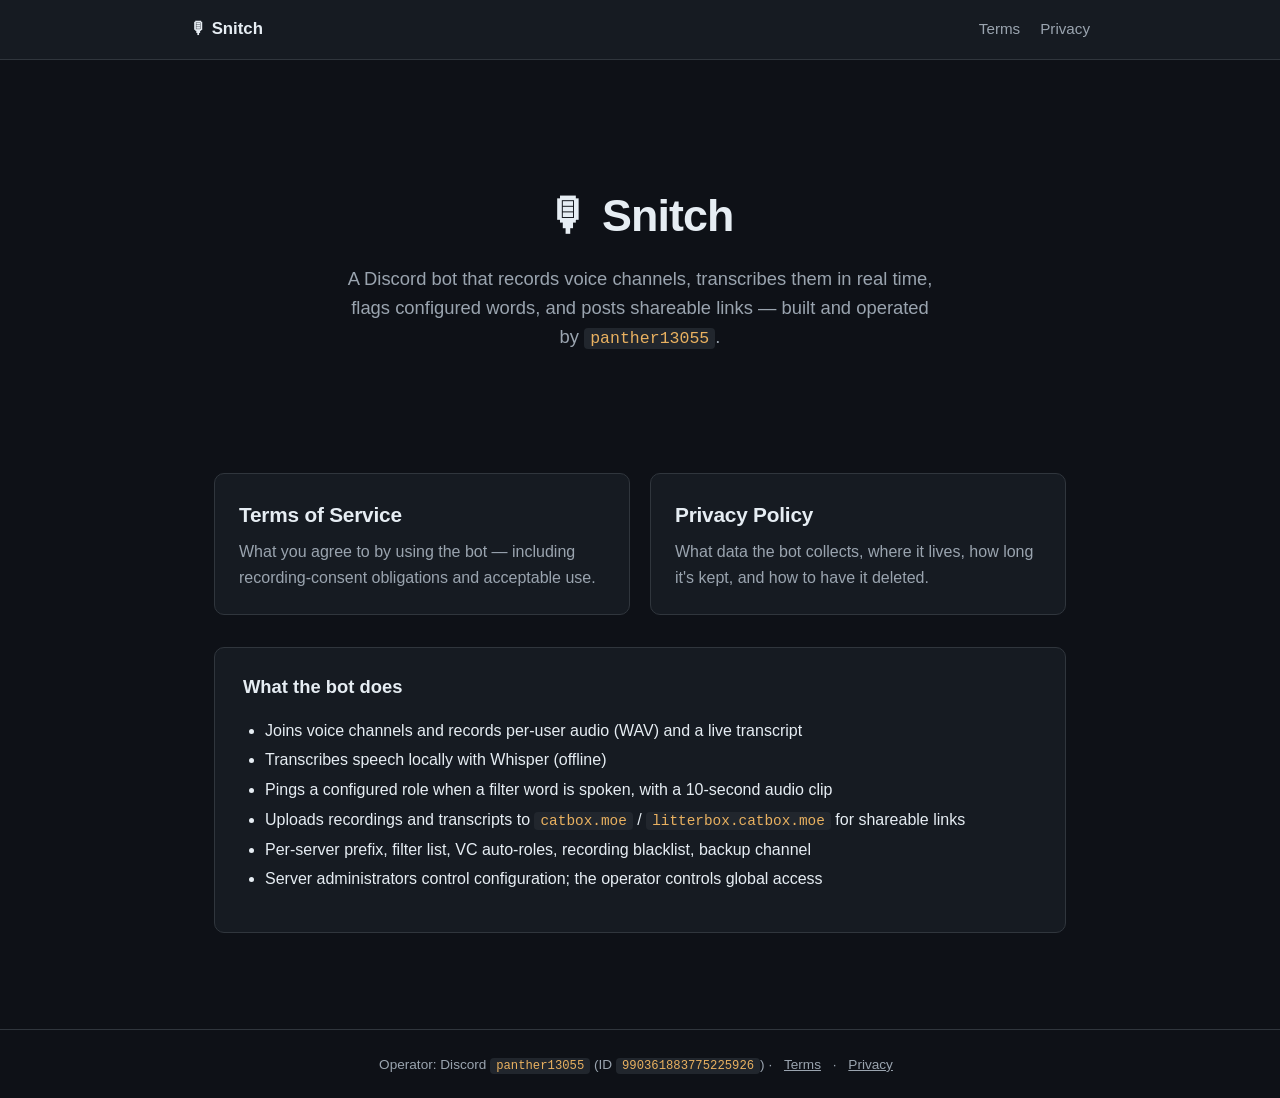
<file: index.html>
<!doctype html>
<html lang="en">
<head>
<meta charset="utf-8">
<meta name="viewport" content="width=device-width, initial-scale=1">
<title>Snitch</title>
<meta name="description" content="A Discord voice-recording bot with live transcription, filter-word alerts, per-server config, and shareable links.">
<link rel="stylesheet" href="style.css">
</head>
<body>
<header>
  <div class="inner">
    <a class="logo" href="index.html">🎙 Snitch</a>
    <nav>
      <a href="terms.html">Terms</a>
      <a href="privacy.html">Privacy</a>
    </nav>
  </div>
</header>
<main>
  <section class="hero">
    <h1>🎙 Snitch</h1>
    <p class="tagline">
      A Discord bot that records voice channels, transcribes them in real time,
      flags configured words, and posts shareable links — built and operated by
      <code>panther13055</code>.
    </p>
  </section>

  <div class="card-grid">
    <a class="card" href="terms.html">
      <h2>Terms of Service</h2>
      <p>What you agree to by using the bot — including recording-consent obligations and acceptable use.</p>
    </a>
    <a class="card" href="privacy.html">
      <h2>Privacy Policy</h2>
      <p>What data the bot collects, where it lives, how long it's kept, and how to have it deleted.</p>
    </a>
  </div>

  <div class="feature-list">
    <h3>What the bot does</h3>
    <ul>
      <li>Joins voice channels and records per-user audio (WAV) and a live transcript</li>
      <li>Transcribes speech locally with Whisper (offline)</li>
      <li>Pings a configured role when a filter word is spoken, with a 10-second audio clip</li>
      <li>Uploads recordings and transcripts to <code>catbox.moe</code> / <code>litterbox.catbox.moe</code> for shareable links</li>
      <li>Per-server prefix, filter list, VC auto-roles, recording blacklist, backup channel</li>
      <li>Server administrators control configuration; the operator controls global access</li>
    </ul>
  </div>
</main>
<footer>
  Operator: Discord <code>panther13055</code> (ID <code>990361883775225926</code>) ·
  <a href="terms.html">Terms</a> ·
  <a href="privacy.html">Privacy</a>
</footer>
</body>
</html>
</file>
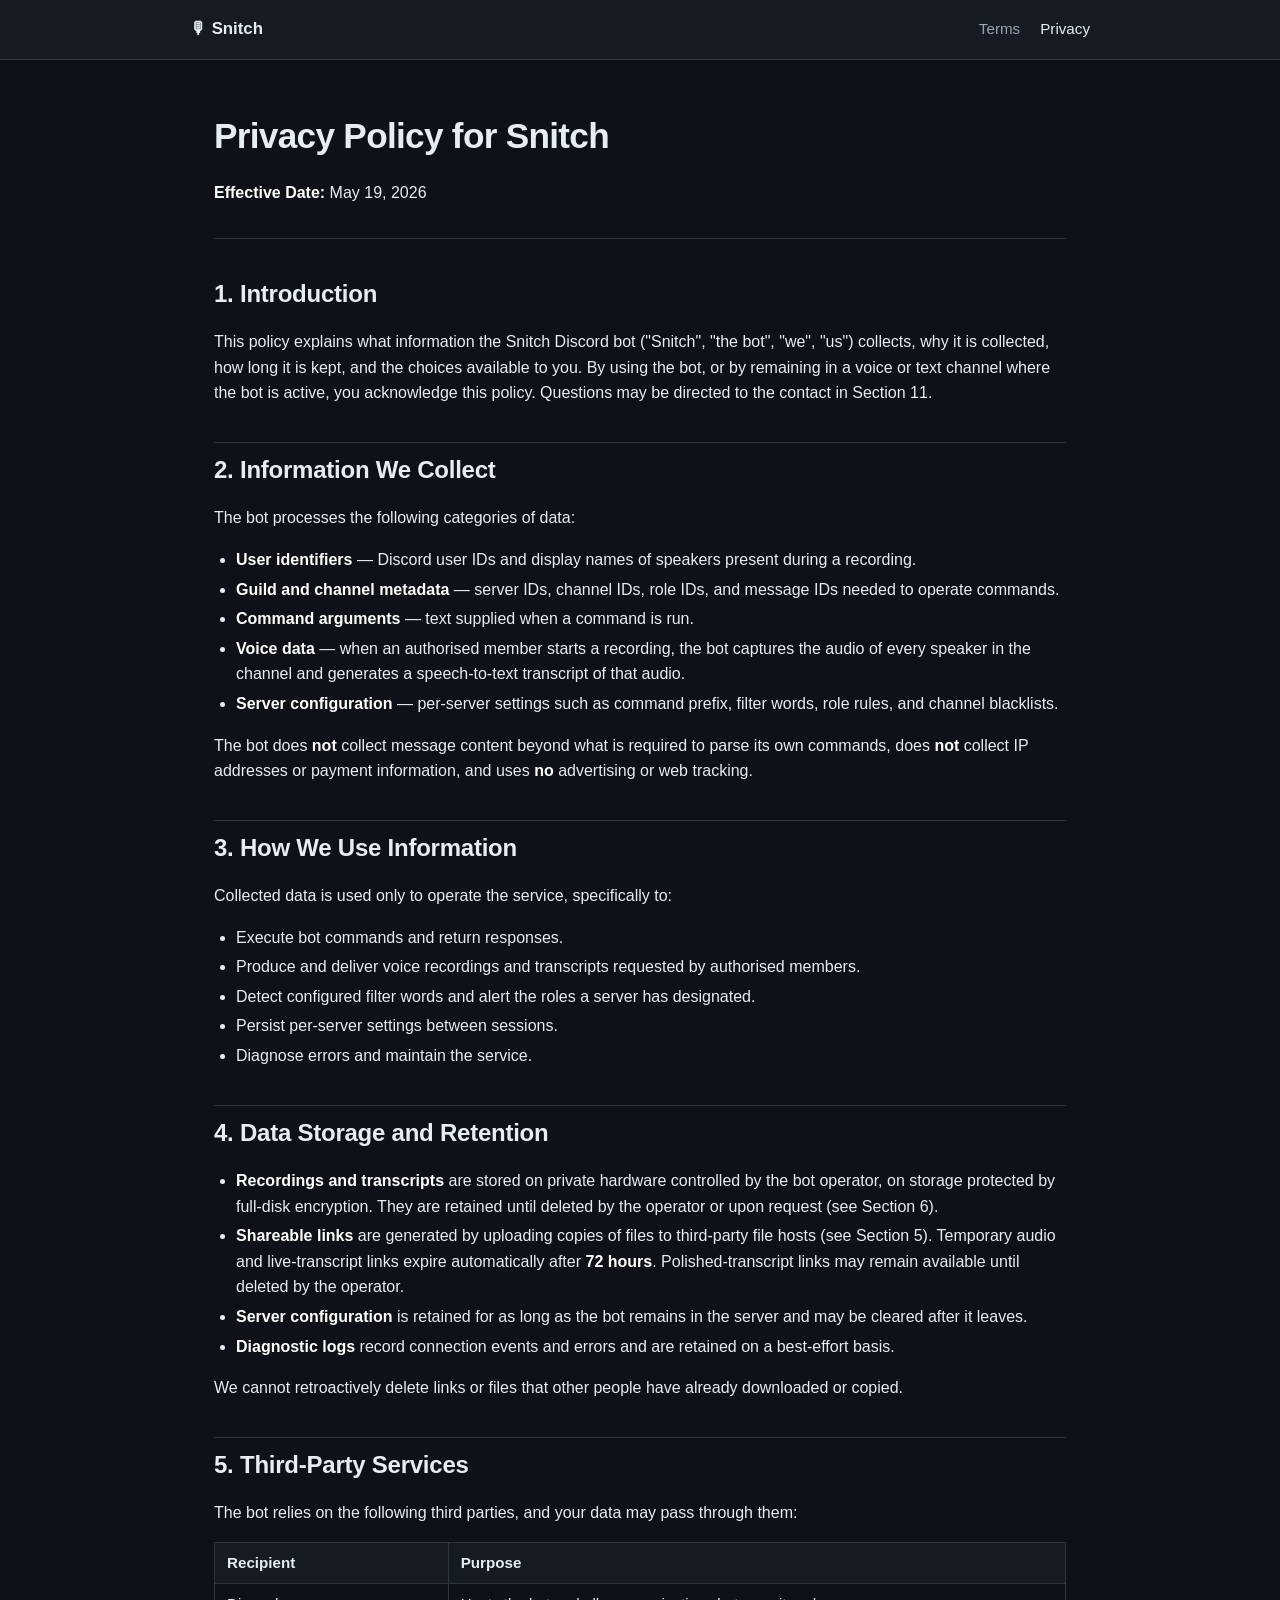
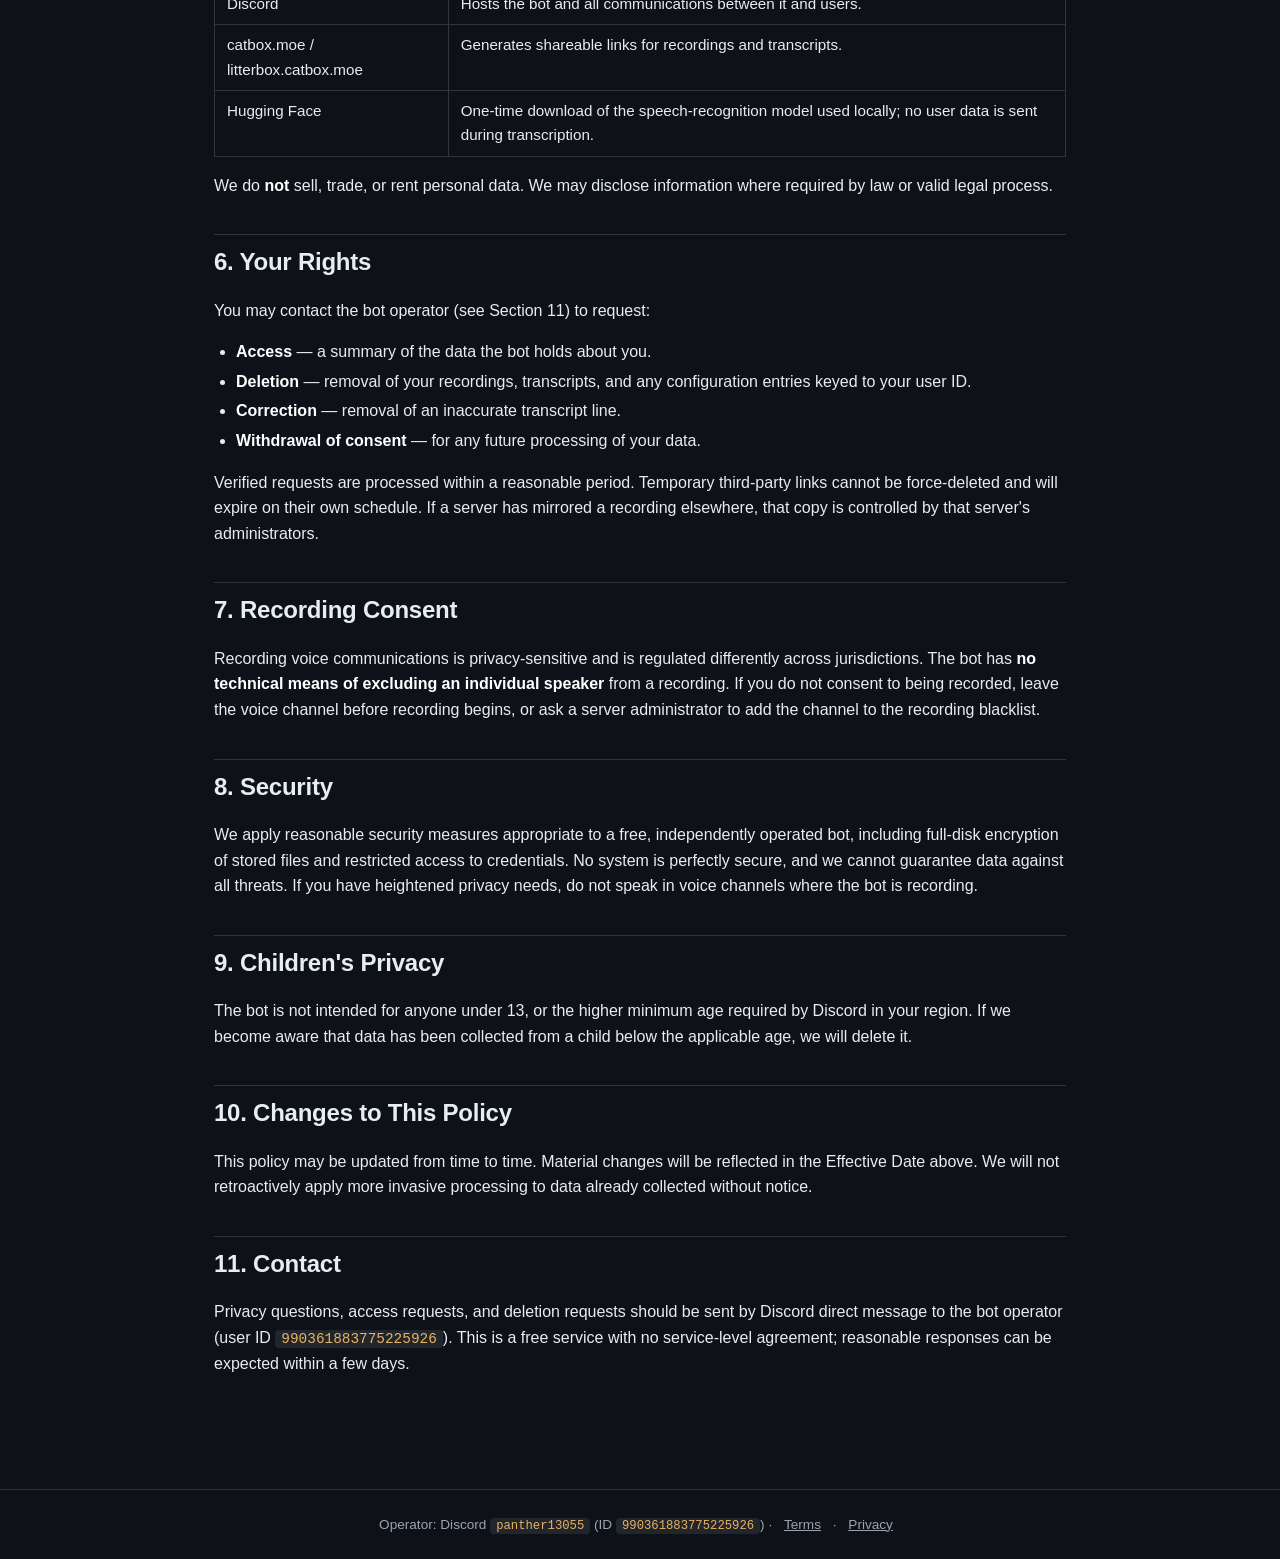
<file: privacy.html>
<!doctype html>
<html lang="en">
<head>
<meta charset="utf-8">
<meta name="viewport" content="width=device-width, initial-scale=1">
<title>Privacy Policy — Snitch</title>
<meta name="description" content="Privacy Policy for Snitch.">
<link rel="stylesheet" href="style.css">
</head>
<body>
<header>
  <div class="inner">
    <a class="logo" href="index.html">🎙 Snitch</a>
    <nav>
      <a href="terms.html">Terms</a>
      <a href="privacy.html" class="active">Privacy</a>
    </nav>
  </div>
</header>
<main>
<h1 id="privacy-policy-snitch">Privacy Policy for Snitch</h1>
<p><strong>Effective Date:</strong> May 19, 2026</p>
<hr>
<h2 id="1-introduction">1. Introduction</h2>
<p>This policy explains what information the Snitch Discord bot ("Snitch", "the bot", "we", "us") collects, why it is collected, how long it is kept, and the choices available to you. By using the bot, or by remaining in a voice or text channel where the bot is active, you acknowledge this policy. Questions may be directed to the contact in Section 11.</p>
<h2 id="2-information-we-collect">2. Information We Collect</h2>
<p>The bot processes the following categories of data:</p>
<ul>
<li><strong>User identifiers</strong> — Discord user IDs and display names of speakers present during a recording.</li>
<li><strong>Guild and channel metadata</strong> — server IDs, channel IDs, role IDs, and message IDs needed to operate commands.</li>
<li><strong>Command arguments</strong> — text supplied when a command is run.</li>
<li><strong>Voice data</strong> — when an authorised member starts a recording, the bot captures the audio of every speaker in the channel and generates a speech-to-text transcript of that audio.</li>
<li><strong>Server configuration</strong> — per-server settings such as command prefix, filter words, role rules, and channel blacklists.</li>
</ul>
<p>The bot does <strong>not</strong> collect message content beyond what is required to parse its own commands, does <strong>not</strong> collect IP addresses or payment information, and uses <strong>no</strong> advertising or web tracking.</p>
<h2 id="3-how-we-use-information">3. How We Use Information</h2>
<p>Collected data is used only to operate the service, specifically to:</p>
<ul>
<li>Execute bot commands and return responses.</li>
<li>Produce and deliver voice recordings and transcripts requested by authorised members.</li>
<li>Detect configured filter words and alert the roles a server has designated.</li>
<li>Persist per-server settings between sessions.</li>
<li>Diagnose errors and maintain the service.</li>
</ul>
<h2 id="4-data-storage-and-retention">4. Data Storage and Retention</h2>
<ul>
<li><strong>Recordings and transcripts</strong> are stored on private hardware controlled by the bot operator, on storage protected by full-disk encryption. They are retained until deleted by the operator or upon request (see Section 6).</li>
<li><strong>Shareable links</strong> are generated by uploading copies of files to third-party file hosts (see Section 5). Temporary audio and live-transcript links expire automatically after <strong>72 hours</strong>. Polished-transcript links may remain available until deleted by the operator.</li>
<li><strong>Server configuration</strong> is retained for as long as the bot remains in the server and may be cleared after it leaves.</li>
<li><strong>Diagnostic logs</strong> record connection events and errors and are retained on a best-effort basis.</li>
</ul>
<p>We cannot retroactively delete links or files that other people have already downloaded or copied.</p>
<h2 id="5-third-party-services">5. Third-Party Services</h2>
<p>The bot relies on the following third parties, and your data may pass through them:</p>
<table>
<thead>
<tr>
<th>Recipient</th>
<th>Purpose</th>
</tr>
</thead>
<tbody>
<tr>
<td>Discord</td>
<td>Hosts the bot and all communications between it and users.</td>
</tr>
<tr>
<td>catbox.moe / litterbox.catbox.moe</td>
<td>Generates shareable links for recordings and transcripts.</td>
</tr>
<tr>
<td>Hugging Face</td>
<td>One-time download of the speech-recognition model used locally; no user data is sent during transcription.</td>
</tr>
</tbody>
</table>
<p>We do <strong>not</strong> sell, trade, or rent personal data. We may disclose information where required by law or valid legal process.</p>
<h2 id="6-your-rights">6. Your Rights</h2>
<p>You may contact the bot operator (see Section 11) to request:</p>
<ul>
<li><strong>Access</strong> — a summary of the data the bot holds about you.</li>
<li><strong>Deletion</strong> — removal of your recordings, transcripts, and any configuration entries keyed to your user ID.</li>
<li><strong>Correction</strong> — removal of an inaccurate transcript line.</li>
<li><strong>Withdrawal of consent</strong> — for any future processing of your data.</li>
</ul>
<p>Verified requests are processed within a reasonable period. Temporary third-party links cannot be force-deleted and will expire on their own schedule. If a server has mirrored a recording elsewhere, that copy is controlled by that server's administrators.</p>
<h2 id="7-recording-consent">7. Recording Consent</h2>
<p>Recording voice communications is privacy-sensitive and is regulated differently across jurisdictions. The bot has <strong>no technical means of excluding an individual speaker</strong> from a recording. If you do not consent to being recorded, leave the voice channel before recording begins, or ask a server administrator to add the channel to the recording blacklist.</p>
<h2 id="8-security">8. Security</h2>
<p>We apply reasonable security measures appropriate to a free, independently operated bot, including full-disk encryption of stored files and restricted access to credentials. No system is perfectly secure, and we cannot guarantee data against all threats. If you have heightened privacy needs, do not speak in voice channels where the bot is recording.</p>
<h2 id="9-childrens-privacy">9. Children's Privacy</h2>
<p>The bot is not intended for anyone under 13, or the higher minimum age required by Discord in your region. If we become aware that data has been collected from a child below the applicable age, we will delete it.</p>
<h2 id="10-changes-to-this-policy">10. Changes to This Policy</h2>
<p>This policy may be updated from time to time. Material changes will be reflected in the Effective Date above. We will not retroactively apply more invasive processing to data already collected without notice.</p>
<h2 id="11-contact">11. Contact</h2>
<p>Privacy questions, access requests, and deletion requests should be sent by Discord direct message to the bot operator (user ID <code>990361883775225926</code>). This is a free service with no service-level agreement; reasonable responses can be expected within a few days.</p>
</main>
<footer>
  Operator: Discord <code>panther13055</code> (ID <code>990361883775225926</code>) ·
  <a href="terms.html">Terms</a> ·
  <a href="privacy.html">Privacy</a>
</footer>
</body>
</html>
</file>
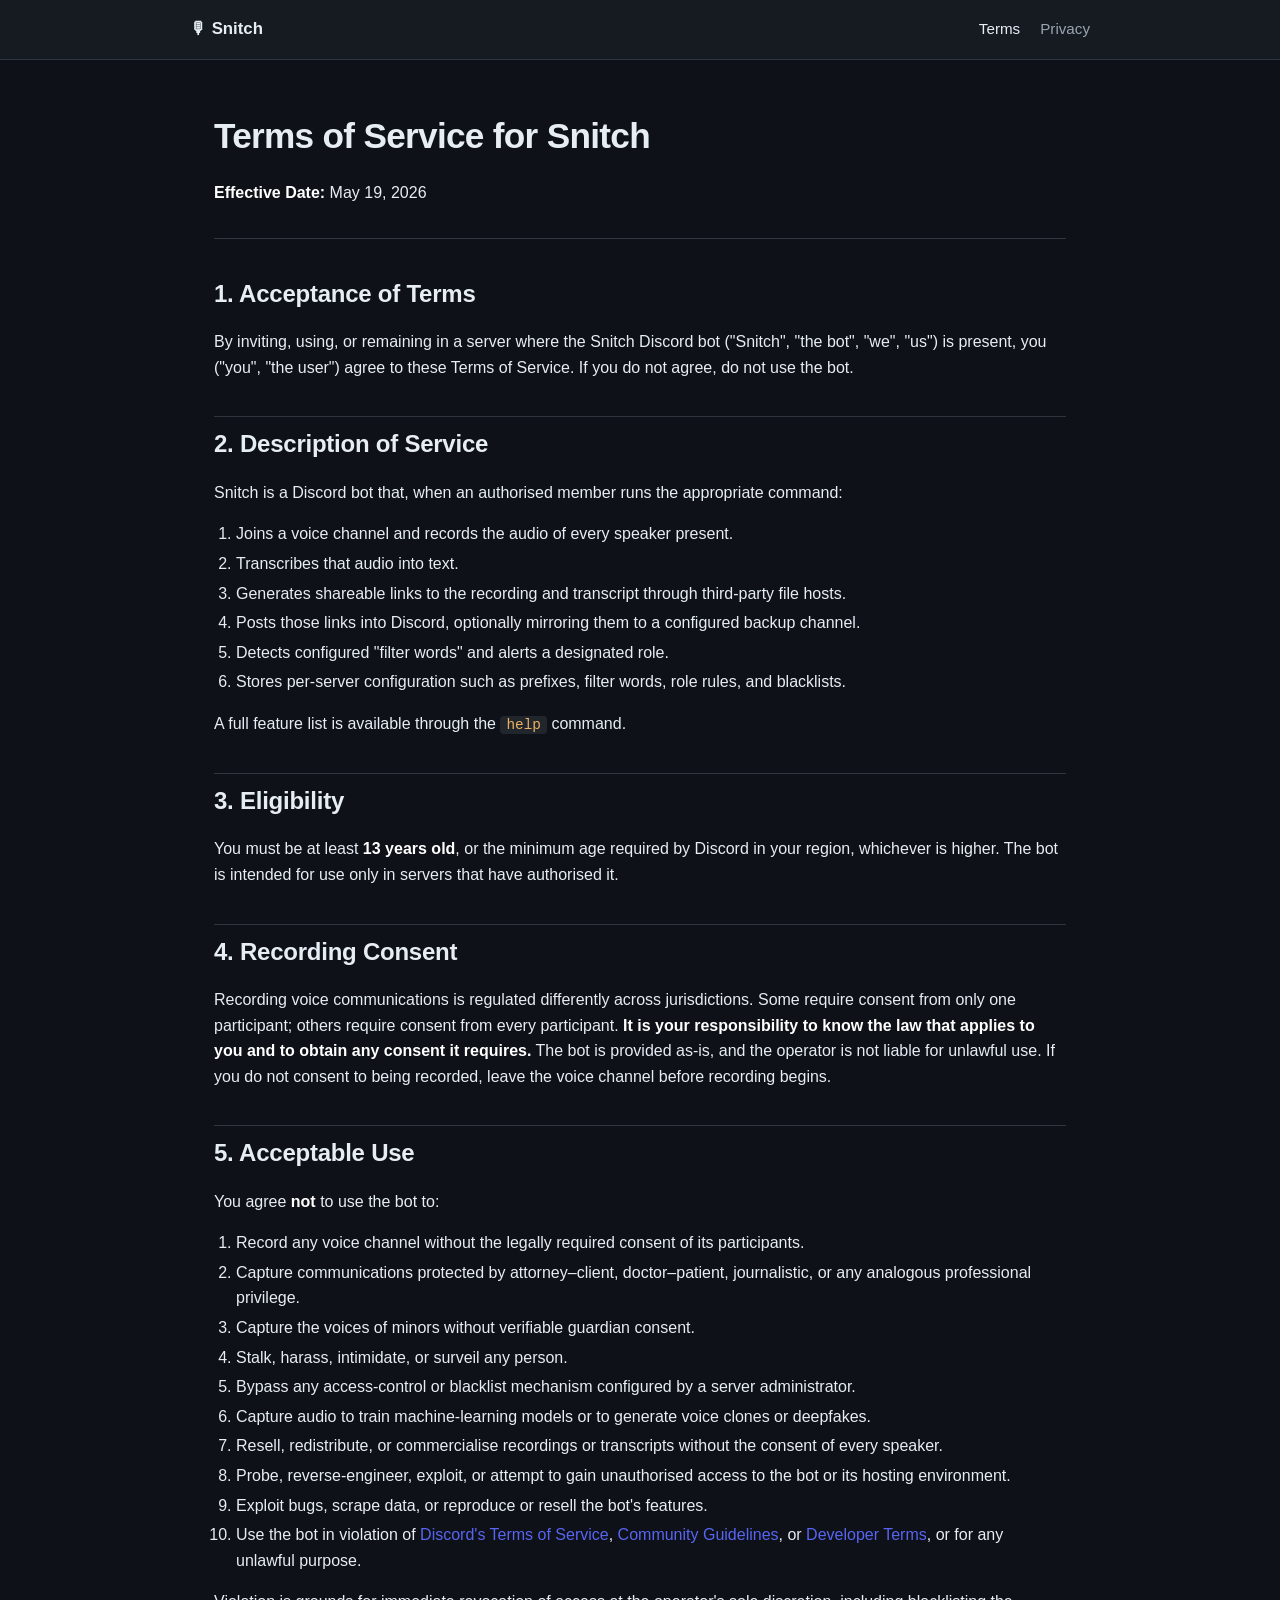
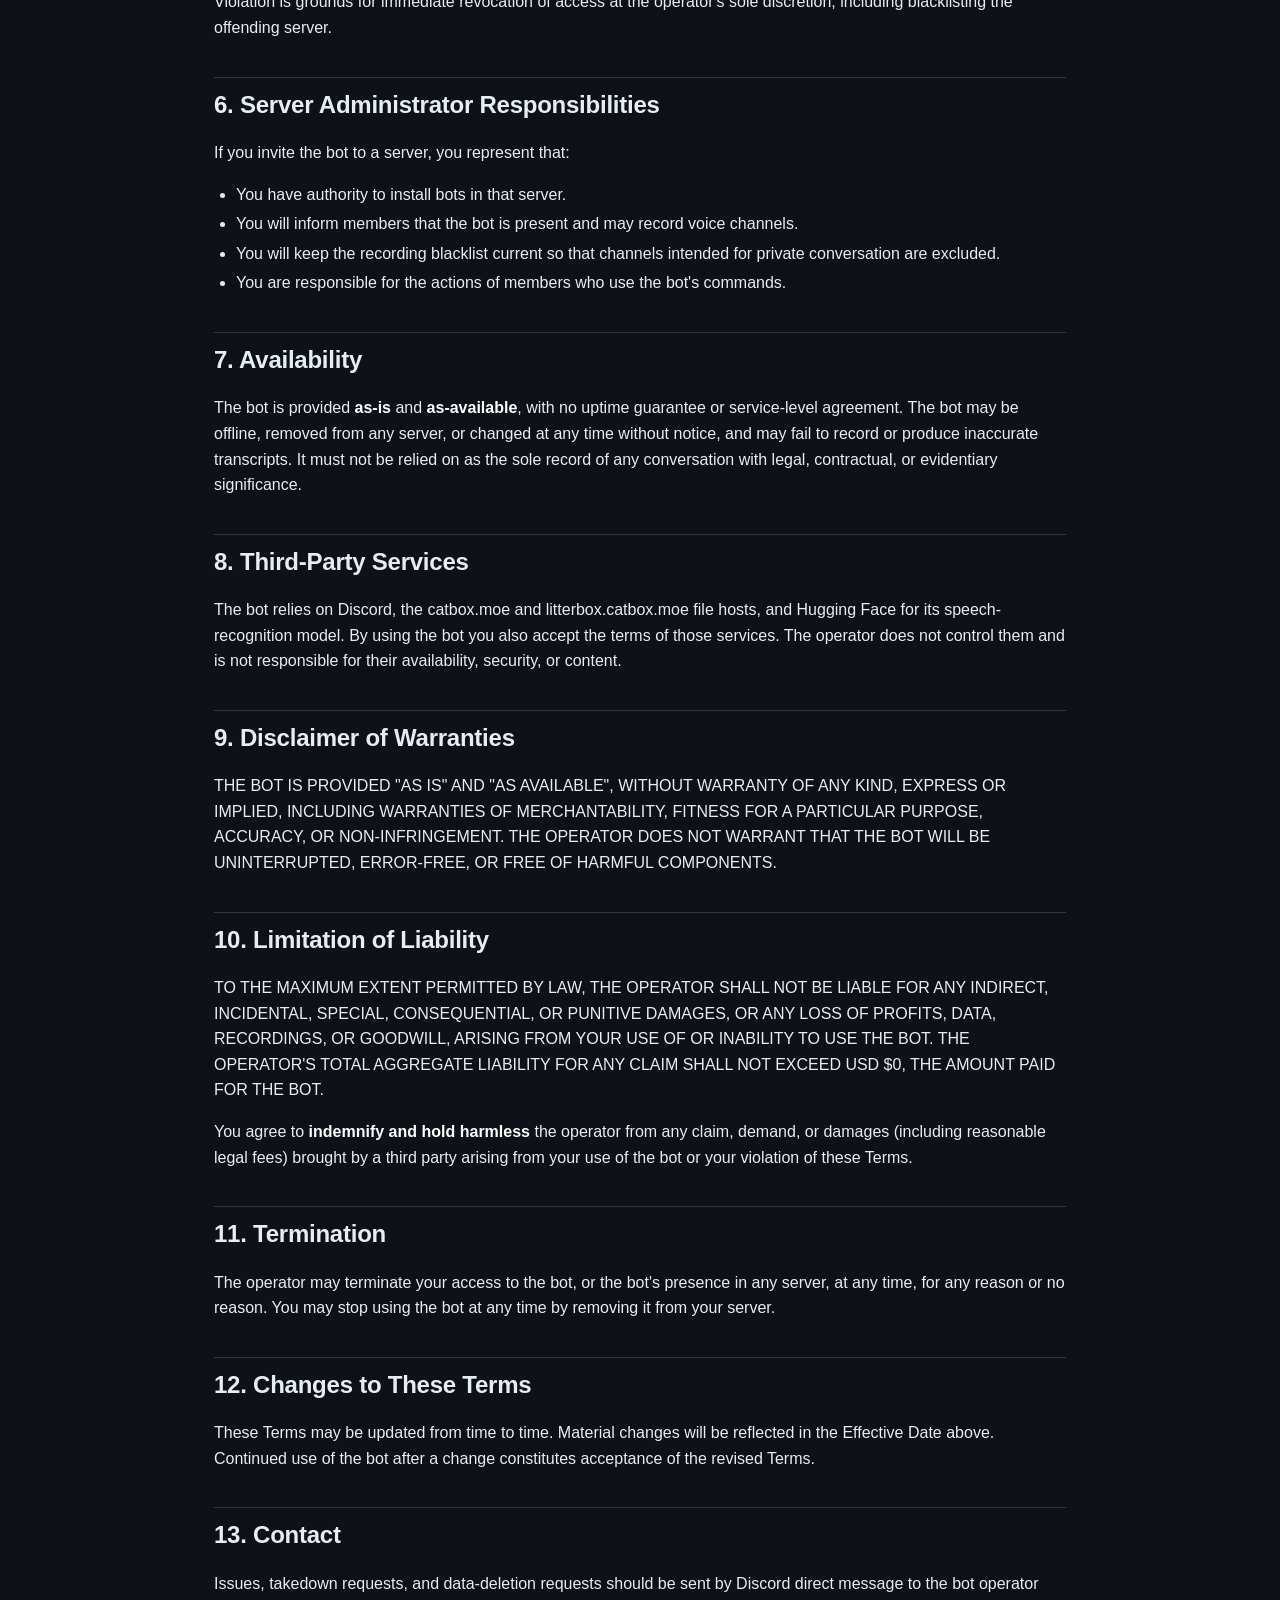
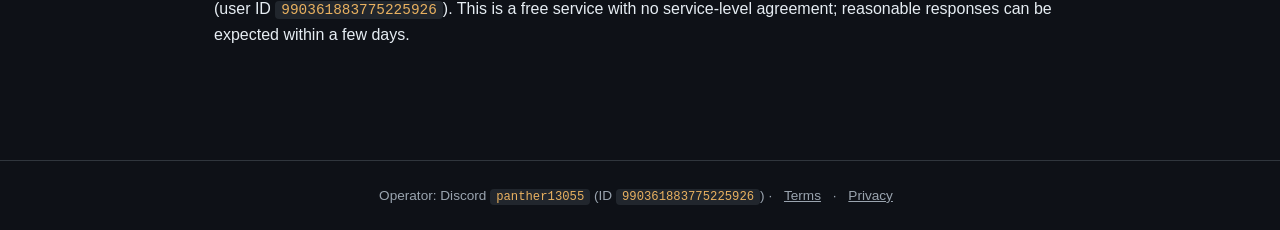
<file: terms.html>
<!doctype html>
<html lang="en">
<head>
<meta charset="utf-8">
<meta name="viewport" content="width=device-width, initial-scale=1">
<title>Terms of Service — Snitch</title>
<meta name="description" content="Terms of Service for Snitch.">
<link rel="stylesheet" href="style.css">
</head>
<body>
<header>
  <div class="inner">
    <a class="logo" href="index.html">🎙 Snitch</a>
    <nav>
      <a href="terms.html" class="active">Terms</a>
      <a href="privacy.html">Privacy</a>
    </nav>
  </div>
</header>
<main>
<h1 id="terms-of-service-snitch">Terms of Service for Snitch</h1>
<p><strong>Effective Date:</strong> May 19, 2026</p>
<hr>
<h2 id="1-acceptance-of-terms">1. Acceptance of Terms</h2>
<p>By inviting, using, or remaining in a server where the Snitch Discord bot ("Snitch", "the bot", "we", "us") is present, you ("you", "the user") agree to these Terms of Service. If you do not agree, do not use the bot.</p>
<h2 id="2-description-of-service">2. Description of Service</h2>
<p>Snitch is a Discord bot that, when an authorised member runs the appropriate command:</p>
<ol>
<li>Joins a voice channel and records the audio of every speaker present.</li>
<li>Transcribes that audio into text.</li>
<li>Generates shareable links to the recording and transcript through third-party file hosts.</li>
<li>Posts those links into Discord, optionally mirroring them to a configured backup channel.</li>
<li>Detects configured "filter words" and alerts a designated role.</li>
<li>Stores per-server configuration such as prefixes, filter words, role rules, and blacklists.</li>
</ol>
<p>A full feature list is available through the <code>help</code> command.</p>
<h2 id="3-eligibility">3. Eligibility</h2>
<p>You must be at least <strong>13 years old</strong>, or the minimum age required by Discord in your region, whichever is higher. The bot is intended for use only in servers that have authorised it.</p>
<h2 id="4-recording-consent">4. Recording Consent</h2>
<p>Recording voice communications is regulated differently across jurisdictions. Some require consent from only one participant; others require consent from every participant. <strong>It is your responsibility to know the law that applies to you and to obtain any consent it requires.</strong> The bot is provided as-is, and the operator is not liable for unlawful use. If you do not consent to being recorded, leave the voice channel before recording begins.</p>
<h2 id="5-acceptable-use">5. Acceptable Use</h2>
<p>You agree <strong>not</strong> to use the bot to:</p>
<ol>
<li>Record any voice channel without the legally required consent of its participants.</li>
<li>Capture communications protected by attorney–client, doctor–patient, journalistic, or any analogous professional privilege.</li>
<li>Capture the voices of minors without verifiable guardian consent.</li>
<li>Stalk, harass, intimidate, or surveil any person.</li>
<li>Bypass any access-control or blacklist mechanism configured by a server administrator.</li>
<li>Capture audio to train machine-learning models or to generate voice clones or deepfakes.</li>
<li>Resell, redistribute, or commercialise recordings or transcripts without the consent of every speaker.</li>
<li>Probe, reverse-engineer, exploit, or attempt to gain unauthorised access to the bot or its hosting environment.</li>
<li>Exploit bugs, scrape data, or reproduce or resell the bot's features.</li>
<li>Use the bot in violation of <a href="https://discord.com/terms">Discord's Terms of Service</a>, <a href="https://discord.com/guidelines">Community Guidelines</a>, or <a href="https://discord.com/developers/docs/policies-and-agreements/developer-terms-of-service">Developer Terms</a>, or for any unlawful purpose.</li>
</ol>
<p>Violation is grounds for immediate revocation of access at the operator's sole discretion, including blacklisting the offending server.</p>
<h2 id="6-server-administrator-responsibilities">6. Server Administrator Responsibilities</h2>
<p>If you invite the bot to a server, you represent that:</p>
<ul>
<li>You have authority to install bots in that server.</li>
<li>You will inform members that the bot is present and may record voice channels.</li>
<li>You will keep the recording blacklist current so that channels intended for private conversation are excluded.</li>
<li>You are responsible for the actions of members who use the bot's commands.</li>
</ul>
<h2 id="7-availability">7. Availability</h2>
<p>The bot is provided <strong>as-is</strong> and <strong>as-available</strong>, with no uptime guarantee or service-level agreement. The bot may be offline, removed from any server, or changed at any time without notice, and may fail to record or produce inaccurate transcripts. It must not be relied on as the sole record of any conversation with legal, contractual, or evidentiary significance.</p>
<h2 id="8-third-party-services">8. Third-Party Services</h2>
<p>The bot relies on Discord, the catbox.moe and litterbox.catbox.moe file hosts, and Hugging Face for its speech-recognition model. By using the bot you also accept the terms of those services. The operator does not control them and is not responsible for their availability, security, or content.</p>
<h2 id="9-disclaimer-of-warranties">9. Disclaimer of Warranties</h2>
<p>THE BOT IS PROVIDED "AS IS" AND "AS AVAILABLE", WITHOUT WARRANTY OF ANY KIND, EXPRESS OR IMPLIED, INCLUDING WARRANTIES OF MERCHANTABILITY, FITNESS FOR A PARTICULAR PURPOSE, ACCURACY, OR NON-INFRINGEMENT. THE OPERATOR DOES NOT WARRANT THAT THE BOT WILL BE UNINTERRUPTED, ERROR-FREE, OR FREE OF HARMFUL COMPONENTS.</p>
<h2 id="10-limitation-of-liability">10. Limitation of Liability</h2>
<p>TO THE MAXIMUM EXTENT PERMITTED BY LAW, THE OPERATOR SHALL NOT BE LIABLE FOR ANY INDIRECT, INCIDENTAL, SPECIAL, CONSEQUENTIAL, OR PUNITIVE DAMAGES, OR ANY LOSS OF PROFITS, DATA, RECORDINGS, OR GOODWILL, ARISING FROM YOUR USE OF OR INABILITY TO USE THE BOT. THE OPERATOR'S TOTAL AGGREGATE LIABILITY FOR ANY CLAIM SHALL NOT EXCEED USD $0, THE AMOUNT PAID FOR THE BOT.</p>
<p>You agree to <strong>indemnify and hold harmless</strong> the operator from any claim, demand, or damages (including reasonable legal fees) brought by a third party arising from your use of the bot or your violation of these Terms.</p>
<h2 id="11-termination">11. Termination</h2>
<p>The operator may terminate your access to the bot, or the bot's presence in any server, at any time, for any reason or no reason. You may stop using the bot at any time by removing it from your server.</p>
<h2 id="12-changes-to-these-terms">12. Changes to These Terms</h2>
<p>These Terms may be updated from time to time. Material changes will be reflected in the Effective Date above. Continued use of the bot after a change constitutes acceptance of the revised Terms.</p>
<h2 id="13-contact">13. Contact</h2>
<p>Issues, takedown requests, and data-deletion requests should be sent by Discord direct message to the bot operator (user ID <code>990361883775225926</code>). This is a free service with no service-level agreement; reasonable responses can be expected within a few days.</p>
</main>
<footer>
  Operator: Discord <code>panther13055</code> (ID <code>990361883775225926</code>) ·
  <a href="terms.html">Terms</a> ·
  <a href="privacy.html">Privacy</a>
</footer>
</body>
</html>
</file>
<file: style.css>
:root {
    --bg: #0e1117;
    --surface: #161b22;
    --surface-2: #21262d;
    --text: #e6edf3;
    --text-dim: #9aa4af;
    --accent: #5865f2;
    --accent-hover: #4752c4;
    --border: #30363d;
    --warn: #f0b232;
    --danger: #f85149;
    --good: #3fb950;
}

* {
    box-sizing: border-box;
}

html {
    scroll-behavior: smooth;
}

body {
    margin: 0;
    background: var(--bg);
    color: var(--text);
    font-family: -apple-system, BlinkMacSystemFont, "Segoe UI", "SF Pro Text",
        "Helvetica Neue", Arial, sans-serif;
    line-height: 1.6;
    font-size: 16px;
    -webkit-font-smoothing: antialiased;
}

header {
    background: var(--surface);
    border-bottom: 1px solid var(--border);
    padding: 16px 24px;
    position: sticky;
    top: 0;
    z-index: 10;
    backdrop-filter: blur(8px);
}

header .inner {
    max-width: 900px;
    margin: 0 auto;
    display: flex;
    align-items: center;
    gap: 16px;
}

header .logo {
    font-weight: 700;
    color: var(--text);
    text-decoration: none;
    font-size: 1.05rem;
    display: flex;
    align-items: center;
    gap: 8px;
}

header nav {
    margin-left: auto;
    display: flex;
    gap: 20px;
}

header nav a {
    color: var(--text-dim);
    text-decoration: none;
    font-size: 0.95rem;
    transition: color 0.15s;
}

header nav a:hover,
header nav a.active {
    color: var(--text);
}

main {
    max-width: 900px;
    margin: 0 auto;
    padding: 48px 24px 96px;
}

main h1 {
    font-size: 2.2rem;
    margin: 0 0 8px;
    letter-spacing: -0.02em;
}

main h2 {
    font-size: 1.5rem;
    margin: 36px 0 12px;
    letter-spacing: -0.01em;
    padding-top: 8px;
    border-top: 1px solid var(--border);
}

main h2:first-of-type {
    border-top: none;
    padding-top: 0;
}

main h3 {
    font-size: 1.15rem;
    margin: 24px 0 8px;
}

main p,
main li {
    color: var(--text);
}

main strong {
    color: #ffffff;
}

main em {
    color: var(--text-dim);
}

main a {
    color: var(--accent);
    text-decoration: none;
}

main a:hover {
    text-decoration: underline;
}

code,
kbd {
    font-family: "SF Mono", "Menlo", Consolas, monospace;
    background: var(--surface-2);
    padding: 1px 6px;
    border-radius: 4px;
    font-size: 0.9em;
    color: #e9b160;
}

pre {
    background: var(--surface);
    border: 1px solid var(--border);
    padding: 14px 16px;
    border-radius: 8px;
    overflow-x: auto;
    line-height: 1.45;
}

pre code {
    background: none;
    padding: 0;
    color: var(--text);
}

ul,
ol {
    padding-left: 22px;
}

li {
    margin-bottom: 4px;
}

table {
    border-collapse: collapse;
    width: 100%;
    margin: 16px 0;
    font-size: 0.95em;
}

th,
td {
    border: 1px solid var(--border);
    padding: 8px 12px;
    text-align: left;
    vertical-align: top;
}

th {
    background: var(--surface);
    font-weight: 600;
}

td code {
    word-break: break-word;
}

hr {
    border: 0;
    border-top: 1px solid var(--border);
    margin: 32px 0;
}

.last-updated {
    color: var(--text-dim);
    font-size: 0.9rem;
    margin-bottom: 28px;
}

.callout {
    background: var(--surface);
    border-left: 4px solid var(--warn);
    padding: 16px 20px;
    border-radius: 6px;
    margin: 24px 0;
}

.callout.warning {
    border-left-color: var(--danger);
}

.callout.good {
    border-left-color: var(--good);
}

footer {
    border-top: 1px solid var(--border);
    padding: 24px;
    text-align: center;
    color: var(--text-dim);
    font-size: 0.85rem;
}

footer a {
    color: var(--text-dim);
    margin: 0 8px;
}

/* Landing-page specific */
.hero {
    padding: 72px 0 56px;
    text-align: center;
}

.hero h1 {
    font-size: 2.8rem;
    margin-bottom: 12px;
}

.hero .tagline {
    color: var(--text-dim);
    font-size: 1.15rem;
    max-width: 600px;
    margin: 0 auto 40px;
}

.card-grid {
    display: grid;
    gap: 20px;
    grid-template-columns: 1fr 1fr;
    margin-top: 24px;
}

@media (max-width: 700px) {
    .card-grid {
        grid-template-columns: 1fr;
    }
    .hero h1 {
        font-size: 2rem;
    }
}

.card {
    background: var(--surface);
    border: 1px solid var(--border);
    border-radius: 10px;
    padding: 24px;
    text-decoration: none;
    color: var(--text);
    transition: border-color 0.15s, transform 0.15s;
    display: block;
}

.card:hover {
    border-color: var(--accent);
    transform: translateY(-2px);
}

.card h2 {
    margin: 0 0 8px;
    font-size: 1.3rem;
    border: 0;
    padding: 0;
}

.card p {
    color: var(--text-dim);
    margin: 0;
}

.feature-list {
    background: var(--surface);
    border: 1px solid var(--border);
    border-radius: 10px;
    padding: 24px 28px;
    margin-top: 32px;
}

.feature-list h3 {
    margin-top: 0;
}
</file>
